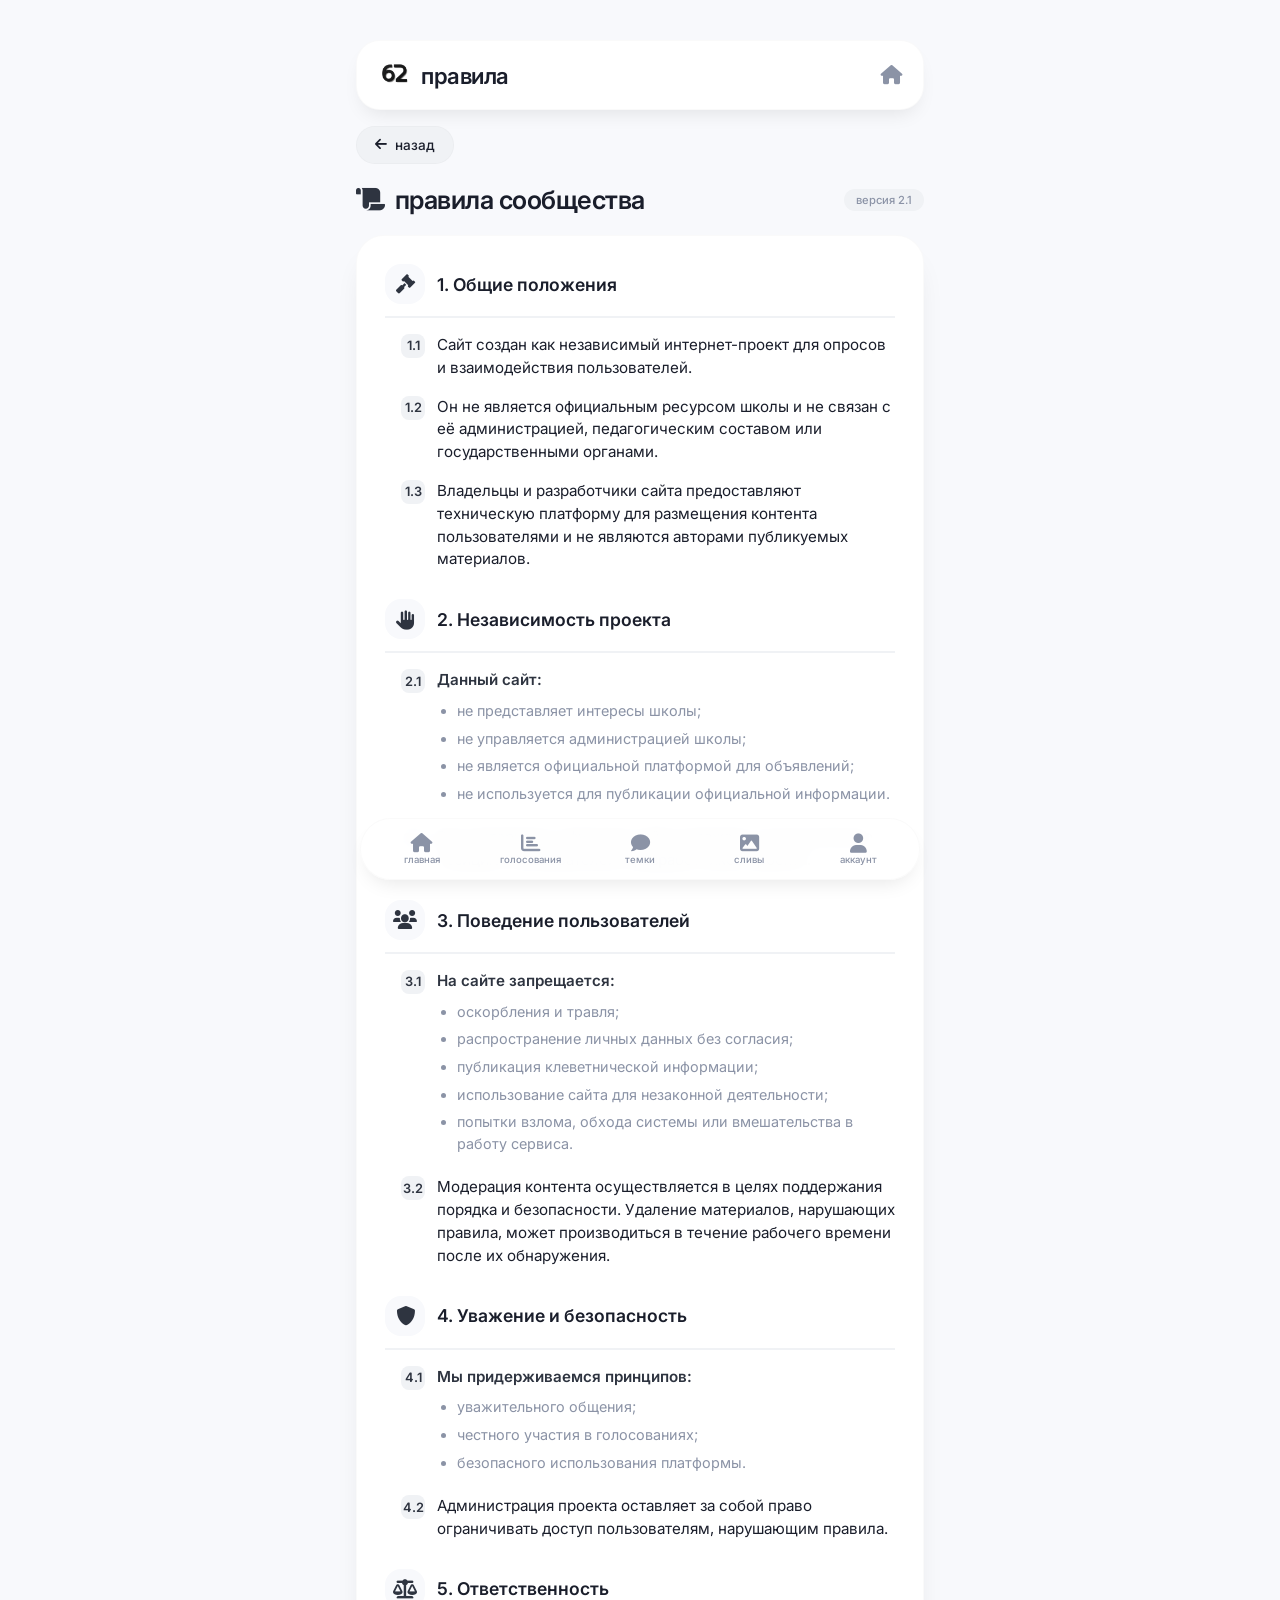
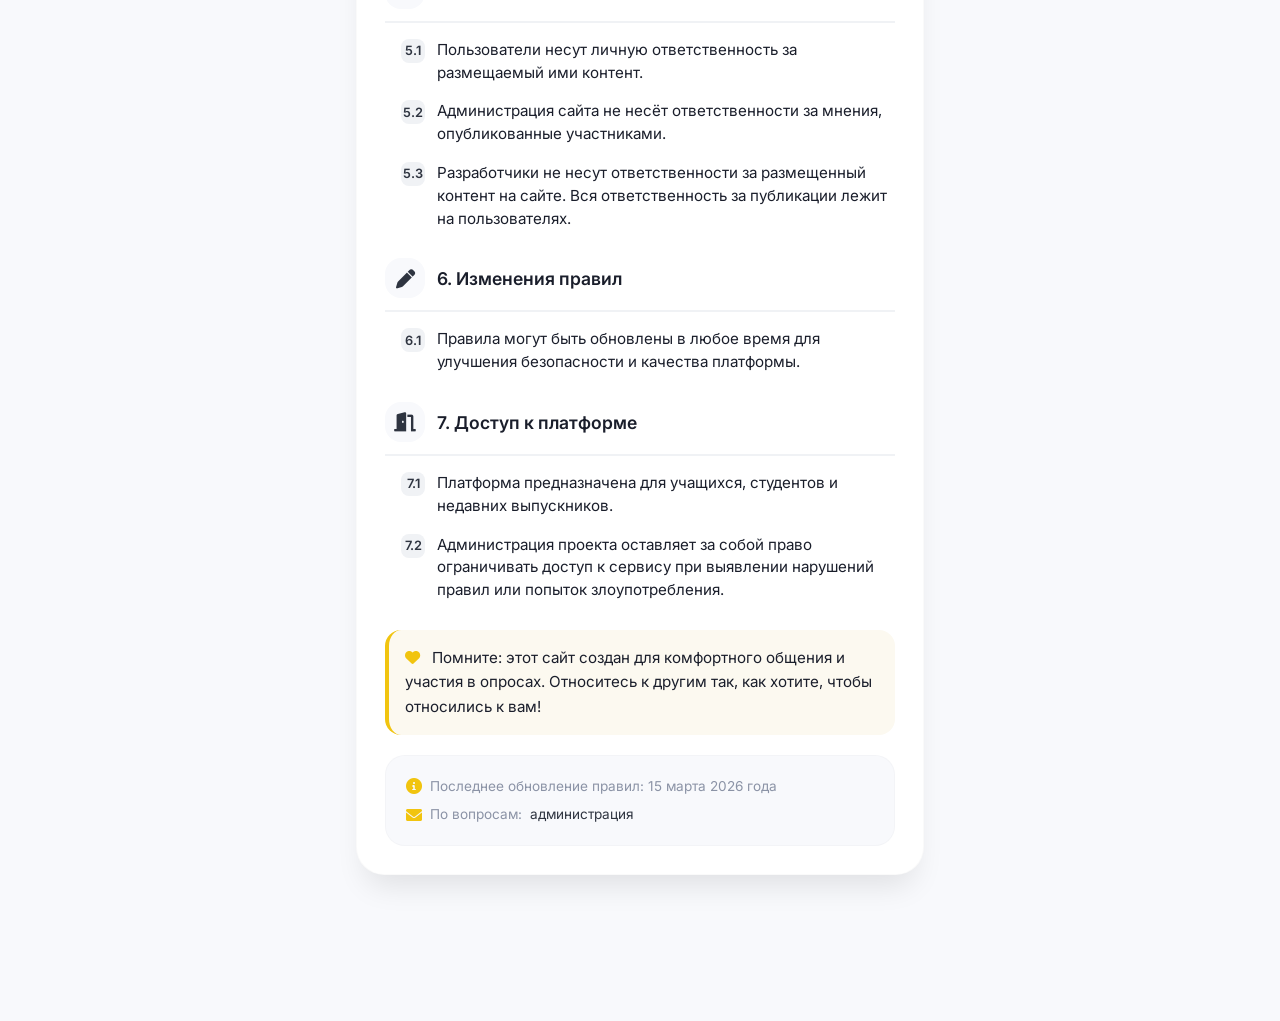
<file: rules.html>
<!DOCTYPE html>
<html lang="ru">
<head>
    <meta charset="UTF-8">
    <meta name="viewport" content="width=device-width, initial-scale=1.0, maximum-scale=1.0, user-scalable=yes">
    <title>правила | школа 62</title>
    <link rel="preconnect" href="https://fonts.googleapis.com">
    <link rel="preconnect" href="https://fonts.gstatic.com" crossorigin>
    <link href="https://fonts.googleapis.com/css2?family=Inter:wght@300;400;500;600;700&display=swap" rel="stylesheet">
    <style>
        * {
            margin: 0;
            padding: 0;
            box-sizing: border-box;
            font-family: 'Inter', -apple-system, BlinkMacSystemFont, sans-serif;
        }

        body {
            background: #f8f9fc;
            min-height: 100vh;
            display: flex;
            justify-content: center;
            align-items: flex-start;
            padding: 32px 0;
        }

        .container {
            max-width: 600px;
            width: 100%;
            background: #f8f9fc;
            position: relative;
            padding: 0 16px;
        }

        .main-content {
            display: block;
            padding-bottom: 90px;
        }

        /* HEADER */
        .header {
            background: #ffffff;
            border-radius: 24px;
            padding: 16px 20px;
            margin: 8px 0 16px 0;
            box-shadow: 0 10px 20px -8px rgba(0, 0, 0, 0.1);
            border: 1px solid rgba(0, 0, 0, 0.02);
        }

        .header-content {
            display: flex;
            justify-content: space-between;
            align-items: center;
        }

        .logo {
            display: flex;
            align-items: center;
            gap: 8px;
        }

        .logo-img {
            height: 36px;
            width: auto;
            object-fit: contain;
        }

        .logo h1 {
            font-size: 1.4rem;
            font-weight: 600;
            color: #1a1e2b;
            letter-spacing: -0.5px;
        }

        .header-icons {
            display: flex;
            gap: 16px;
        }

        .header-icon {
            font-size: 1.2rem;
            color: #8b93a6;
            transition: color 0.2s;
            cursor: pointer;
            text-decoration: none;
        }

        .header-icon:hover {
            color: #2e3440;
        }

        @media (max-width: 600px) {
            .logo-img {
                height: 28px;
            }
        }

        /* NAVIGATION BAR */
        .nav-bar {
            background: #ffffff;
            border-radius: 40px;
            padding: 6px;
            margin-bottom: 20px;
            display: flex;
            gap: 4px;
            box-shadow: 0 4px 8px -4px rgba(0, 0, 0, 0.05);
            border: 1px solid rgba(0, 0, 0, 0.02);
        }

        .nav-link {
            display: flex;
            align-items: center;
            gap: 8px;
            padding: 10px 16px;
            border-radius: 30px;
            color: #8b93a6;
            text-decoration: none;
            font-size: 0.9rem;
            font-weight: 500;
            transition: all 0.2s;
            flex: 1;
            justify-content: center;
        }

        .nav-link i {
            font-size: 1rem;
        }

        .nav-link:hover {
            background: #f0f2f5;
            color: #2e3440;
        }

        .nav-link.active {
            background: #f0f2f5;
            color: #2e3440;
        }

        /* PAGE TITLE */
        .page-title {
            margin-bottom: 20px;
            display: flex;
            align-items: center;
            justify-content: space-between;
        }

        .page-title h1 {
            font-size: 1.6rem;
            font-weight: 600;
            color: #1a1e2b;
            letter-spacing: -0.5px;
            display: flex;
            align-items: center;
            gap: 10px;
        }

        .version-badge {
            background: #f0f2f5;
            color: #8b93a6;
            padding: 4px 12px;
            border-radius: 30px;
            font-size: 0.7rem;
            font-weight: 500;
        }

        /* RULES CARD */
        .rules-card {
            background: #ffffff;
            border-radius: 28px;
            padding: 28px;
            margin-bottom: 24px;
            box-shadow: 0 20px 30px -10px rgba(0, 0, 0, 0.1);
            border: 1px solid rgba(0, 0, 0, 0.02);
        }

        .rules-section {
            margin-bottom: 28px;
        }

        .rules-section:last-child {
            margin-bottom: 0;
        }

        .section-header {
            display: flex;
            align-items: center;
            gap: 12px;
            margin-bottom: 16px;
            padding-bottom: 12px;
            border-bottom: 2px solid #f0f2f5;
        }

        .section-icon {
            width: 40px;
            height: 40px;
            background: #f8f9fc;
            border-radius: 16px;
            display: flex;
            align-items: center;
            justify-content: center;
            color: #2e3440;
            font-size: 1.2rem;
        }

        .section-header h2 {
            font-size: 1.1rem;
            font-weight: 600;
            color: #1a1e2b;
        }

        .section-content {
            padding-left: 16px;
        }

        .rule-item {
            display: flex;
            gap: 12px;
            margin-bottom: 16px;
            color: #1a1e2b;
            font-size: 0.95rem;
            line-height: 1.5;
        }

        .rule-item:last-child {
            margin-bottom: 0;
        }

        .rule-number {
            width: 24px;
            height: 24px;
            background: #f0f2f5;
            border-radius: 8px;
            display: flex;
            align-items: center;
            justify-content: center;
            font-size: 0.8rem;
            font-weight: 600;
            color: #2e3440;
            flex-shrink: 0;
        }

        .rule-text {
            flex: 1;
        }

        .rule-text strong {
            color: #2e3440;
            font-weight: 600;
        }

        .rule-text ul {
            margin-top: 8px;
            margin-left: 20px;
            color: #8b93a6;
            font-size: 0.9rem;
        }

        .rule-text li {
            margin-bottom: 6px;
        }

        .highlight {
            background: #fcf9f0;
            border-left: 4px solid #f1c40f;
            padding: 16px;
            border-radius: 16px;
            margin: 20px 0;
        }

        .highlight p {
            color: #1a1e2b;
            font-size: 0.95rem;
            line-height: 1.6;
        }

        /* INFO CARD */
        .info-card {
            background: #f8f9fc;
            border-radius: 20px;
            padding: 20px;
            margin-top: 20px;
            border: 1px solid rgba(0, 0, 0, 0.02);
        }

        .info-card p {
            color: #8b93a6;
            font-size: 0.85rem;
            line-height: 1.5;
            display: flex;
            align-items: center;
            gap: 8px;
        }

        .info-card i {
            color: #f1c40f;
            font-size: 1rem;
        }

        /* BACK LINK */
        .back-link {
            margin-bottom: 20px;
        }

        .back-btn {
            background: #f0f2f5;
            color: #1a1e2b;
            border: none;
            padding: 10px 18px;
            border-radius: 30px;
            font-weight: 500;
            font-size: 0.85rem;
            cursor: pointer;
            transition: all 0.2s;
            border: 1px solid rgba(0, 0, 0, 0.02);
            display: inline-flex;
            align-items: center;
            gap: 8px;
            text-decoration: none;
        }

        .back-btn:hover {
            background: #e4e6e9;
        }

        /* BOTTOM NAVIGATION */
        .bottom-nav {
            position: fixed;
            bottom: 20px;
            left: 50%;
            transform: translateX(-50%);
            max-width: 560px;
            width: calc(100% - 32px);
            background: #ffffff;
            border-radius: 40px;
            padding: 6px;
            display: flex;
            justify-content: space-around;
            box-shadow: 0 10px 20px -8px rgba(0, 0, 0, 0.1);
            border: 1px solid rgba(0, 0, 0, 0.02);
            z-index: 1000;
            backdrop-filter: blur(10px);
            background: rgba(255, 255, 255, 0.95);
        }

        .nav-item-bottom {
            display: flex;
            flex-direction: column;
            align-items: center;
            color: #8b93a6;
            text-decoration: none;
            font-size: 0.6rem;
            font-weight: 500;
            flex: 1;
            padding: 8px 0;
            border-radius: 30px;
            transition: all 0.2s;
        }

        .nav-item-bottom.active {
            background: #f0f2f5;
            color: #2e3440;
        }

        .nav-item-bottom:hover {
            color: #2e3440;
            background: #f8f9fc;
        }

        .nav-icon-bottom {
            font-size: 1.2rem;
            margin-bottom: 2px;
        }

        /* RESPONSIVE */
        @media (max-width: 600px) {
            body {
                padding: 16px 0;
            }

            .section-header {
                flex-direction: column;
                text-align: center;
            }

            .section-content {
                padding-left: 0;
            }

            .rule-item {
                flex-direction: column;
                gap: 8px;
            }

            .rule-number {
                width: 100%;
                text-align: left;
                background: transparent;
                justify-content: flex-start;
                padding-left: 0;
            }
        }
    </style>
    <link rel="stylesheet" href="https://cdnjs.cloudflare.com/ajax/libs/font-awesome/6.0.0/css/all.min.css">
</head>
<body>
    <div class="container">
        <div class="main-content">
            <!-- Header -->
            <div class="header">
                <div class="header-content">
                    <div class="logo">
                        <img src="top_logotype.png" alt="Школа 62" class="logo-img">
                        <h1>правила</h1>
                    </div>
                    <div class="header-icons">
                        <a href="index.html" class="header-icon">
                            <i class="fas fa-home"></i>
                        </a>
                    </div>
                </div>
            </div>

            <!-- Back Link -->
            <div class="back-link">
                <a href="javascript:history.back()" class="back-btn">
                    <i class="fas fa-arrow-left"></i> назад
                </a>
            </div>

            <!-- Page Title -->
            <div class="page-title">
                <h1>
                    <i class="fas fa-scroll" style="color: #2e3440;"></i>
                    правила сообщества
                </h1>
                <span class="version-badge">версия 2.1</span>
            </div>

            <!-- Rules Card -->
            <div class="rules-card">
                <!-- Раздел 1: Общие положения -->
                <div class="rules-section">
                    <div class="section-header">
                        <div class="section-icon">
                            <i class="fas fa-gavel"></i>
                        </div>
                        <h2>1. Общие положения</h2>
                    </div>
                    <div class="section-content">
                        <div class="rule-item">
                            <div class="rule-number">1.1</div>
                            <div class="rule-text">
                                Сайт создан как независимый интернет-проект для опросов и взаимодействия пользователей.
                            </div>
                        </div>
                        <div class="rule-item">
                            <div class="rule-number">1.2</div>
                            <div class="rule-text">
                                Он не является официальным ресурсом школы и не связан с её администрацией, педагогическим составом или государственными органами.
                            </div>
                        </div>
                        <div class="rule-item">
                            <div class="rule-number">1.3</div>
                            <div class="rule-text">
                                Владельцы и разработчики сайта предоставляют техническую платформу для размещения контента пользователями и не являются авторами публикуемых материалов.
                            </div>
                        </div>
                    </div>
                </div>

                <!-- Раздел 2: Независимость проекта -->
                <div class="rules-section">
                    <div class="section-header">
                        <div class="section-icon">
                            <i class="fas fa-hand"></i>
                        </div>
                        <h2>2. Независимость проекта</h2>
                    </div>
                    <div class="section-content">
                        <div class="rule-item">
                            <div class="rule-number">2.1</div>
                            <div class="rule-text">
                                <strong>Данный сайт:</strong>
                                <ul>
                                    <li>не представляет интересы школы;</li>
                                    <li>не управляется администрацией школы;</li>
                                    <li>не является официальной платформой для объявлений;</li>
                                    <li>не используется для публикации официальной информации.</li>
                                </ul>
                            </div>
                        </div>
                        <div class="rule-item">
                            <div class="rule-number">2.2</div>
                            <div class="rule-text">
                                Все материалы и функции сайта отражают исключительно позицию пользователей и разработчиков проекта.
                            </div>
                        </div>
                    </div>
                </div>

                <!-- Раздел 3: Поведение пользователей -->
                <div class="rules-section">
                    <div class="section-header">
                        <div class="section-icon">
                            <i class="fas fa-users"></i>
                        </div>
                        <h2>3. Поведение пользователей</h2>
                    </div>
                    <div class="section-content">
                        <div class="rule-item">
                            <div class="rule-number">3.1</div>
                            <div class="rule-text">
                                <strong>На сайте запрещается:</strong>
                                <ul>
                                    <li>оскорбления и травля;</li>
                                    <li>распространение личных данных без согласия;</li>
                                    <li>публикация клеветнической информации;</li>
                                    <li>использование сайта для незаконной деятельности;</li>
                                    <li>попытки взлома, обхода системы или вмешательства в работу сервиса.</li>
                                </ul>
                            </div>
                        </div>
                        <div class="rule-item">
                            <div class="rule-number">3.2</div>
                            <div class="rule-text">
                                Модерация контента осуществляется в целях поддержания порядка и безопасности. Удаление материалов, нарушающих правила, может производиться в течение рабочего времени после их обнаружения.
                            </div>
                        </div>
                    </div>
                </div>

                <!-- Раздел 4: Уважение и безопасность -->
                <div class="rules-section">
                    <div class="section-header">
                        <div class="section-icon">
                            <i class="fas fa-shield-alt"></i>
                        </div>
                        <h2>4. Уважение и безопасность</h2>
                    </div>
                    <div class="section-content">
                        <div class="rule-item">
                            <div class="rule-number">4.1</div>
                            <div class="rule-text">
                                <strong>Мы придерживаемся принципов:</strong>
                                <ul>
                                    <li>уважительного общения;</li>
                                    <li>честного участия в голосованиях;</li>
                                    <li>безопасного использования платформы.</li>
                                </ul>
                            </div>
                        </div>
                        <div class="rule-item">
                            <div class="rule-number">4.2</div>
                            <div class="rule-text">
                                Администрация проекта оставляет за собой право ограничивать доступ пользователям, нарушающим правила.
                            </div>
                        </div>
                    </div>
                </div>

                <!-- Раздел 5: Ответственность -->
                <div class="rules-section">
                    <div class="section-header">
                        <div class="section-icon">
                            <i class="fas fa-scale-balanced"></i>
                        </div>
                        <h2>5. Ответственность</h2>
                    </div>
                    <div class="section-content">
                        <div class="rule-item">
                            <div class="rule-number">5.1</div>
                            <div class="rule-text">
                                Пользователи несут личную ответственность за размещаемый ими контент.
                            </div>
                        </div>
                        <div class="rule-item">
                            <div class="rule-number">5.2</div>
                            <div class="rule-text">
                                Администрация сайта не несёт ответственности за мнения, опубликованные участниками.
                            </div>
                        </div>
                        <div class="rule-item">
                            <div class="rule-number">5.3</div>
                            <div class="rule-text">
                                Разработчики не несут ответственности за размещенный контент на сайте. Вся ответственность за публикации лежит на пользователях.
                            </div>
                        </div>
                    </div>
                </div>

                <!-- Раздел 6: Изменения правил -->
                <div class="rules-section">
                    <div class="section-header">
                        <div class="section-icon">
                            <i class="fas fa-pen"></i>
                        </div>
                        <h2>6. Изменения правил</h2>
                    </div>
                    <div class="section-content">
                        <div class="rule-item">
                            <div class="rule-number">6.1</div>
                            <div class="rule-text">
                                Правила могут быть обновлены в любое время для улучшения безопасности и качества платформы.
                            </div>
                        </div>
                    </div>
                </div>

                <!-- Раздел 7: Доступ к платформе (НОВЫЙ) -->
                <div class="rules-section">
                    <div class="section-header">
                        <div class="section-icon">
                            <i class="fas fa-door-open"></i>
                        </div>
                        <h2>7. Доступ к платформе</h2>
                    </div>
                    <div class="section-content">
                        <div class="rule-item">
                            <div class="rule-number">7.1</div>
                            <div class="rule-text">
                                Платформа предназначена для учащихся, студентов и недавних выпускников.
                            </div>
                        </div>
                        <div class="rule-item">
                            <div class="rule-number">7.2</div>
                            <div class="rule-text">
                                Администрация проекта оставляет за собой право ограничивать доступ к сервису при выявлении нарушений правил или попыток злоупотребления.
                            </div>
                        </div>
                    </div>
                </div>

                <!-- Важное дополнение -->
                <div class="highlight">
                    <p>
                        <i class="fas fa-heart" style="color: #f1c40f; margin-right: 8px;"></i>
                        Помните: этот сайт создан для комфортного общения и участия в опросах. 
                        Относитесь к другим так, как хотите, чтобы относились к вам!
                    </p>
                </div>

                <!-- Информация -->
                <div class="info-card">
                    <p>
                        <i class="fas fa-info-circle"></i>
                        Последнее обновление правил: 15 марта 2026 года
                    </p>
                    <p style="margin-top: 8px;">
                        <i class="fas fa-envelope"></i>
                        По вопросам: <a href="your_account.html" style="color: #2e3440; text-decoration: none;">администрация</a>
                    </p>
                </div>
            </div>
        </div>
    </div>

    <!-- Bottom Navigation -->
    <nav class="bottom-nav">
        <a href="index.html" class="nav-item-bottom">
            <i class="fas fa-home nav-icon-bottom"></i>
            <span>главная</span>
        </a>
        <a href="votes.html" class="nav-item-bottom">
            <i class="fas fa-chart-bar nav-icon-bottom"></i>
            <span>голосования</span>
        </a>
        <a href="threads.html" class="nav-item-bottom">
            <i class="fas fa-comment nav-icon-bottom"></i>
            <span>темки</span>
        </a>
        <a href="slivy.html" class="nav-item-bottom">
            <i class="fas fa-image nav-icon-bottom"></i>
            <span>сливы</span>
        </a>
        <a href="your_account.html" class="nav-item-bottom">
            <i class="fas fa-user nav-icon-bottom"></i>
            <span>аккаунт</span>
        </a>
    </nav>

    <div id="messageContainer"></div>

    <script>
        // Простой скрипт для красивого отображения (по желанию)
        document.addEventListener('DOMContentLoaded', function() {
            // Можно добавить анимацию появления
            const rules = document.querySelectorAll('.rules-section');
            rules.forEach((rule, index) => {
                rule.style.animation = `fadeIn 0.3s ease ${index * 0.1}s both`;
            });
        });
    </script>

    <style>
        @keyframes fadeIn {
            from { opacity: 0; transform: translateY(10px); }
            to { opacity: 1; transform: translateY(0); }
        }
    </style>
</body>
</html>
</file>
